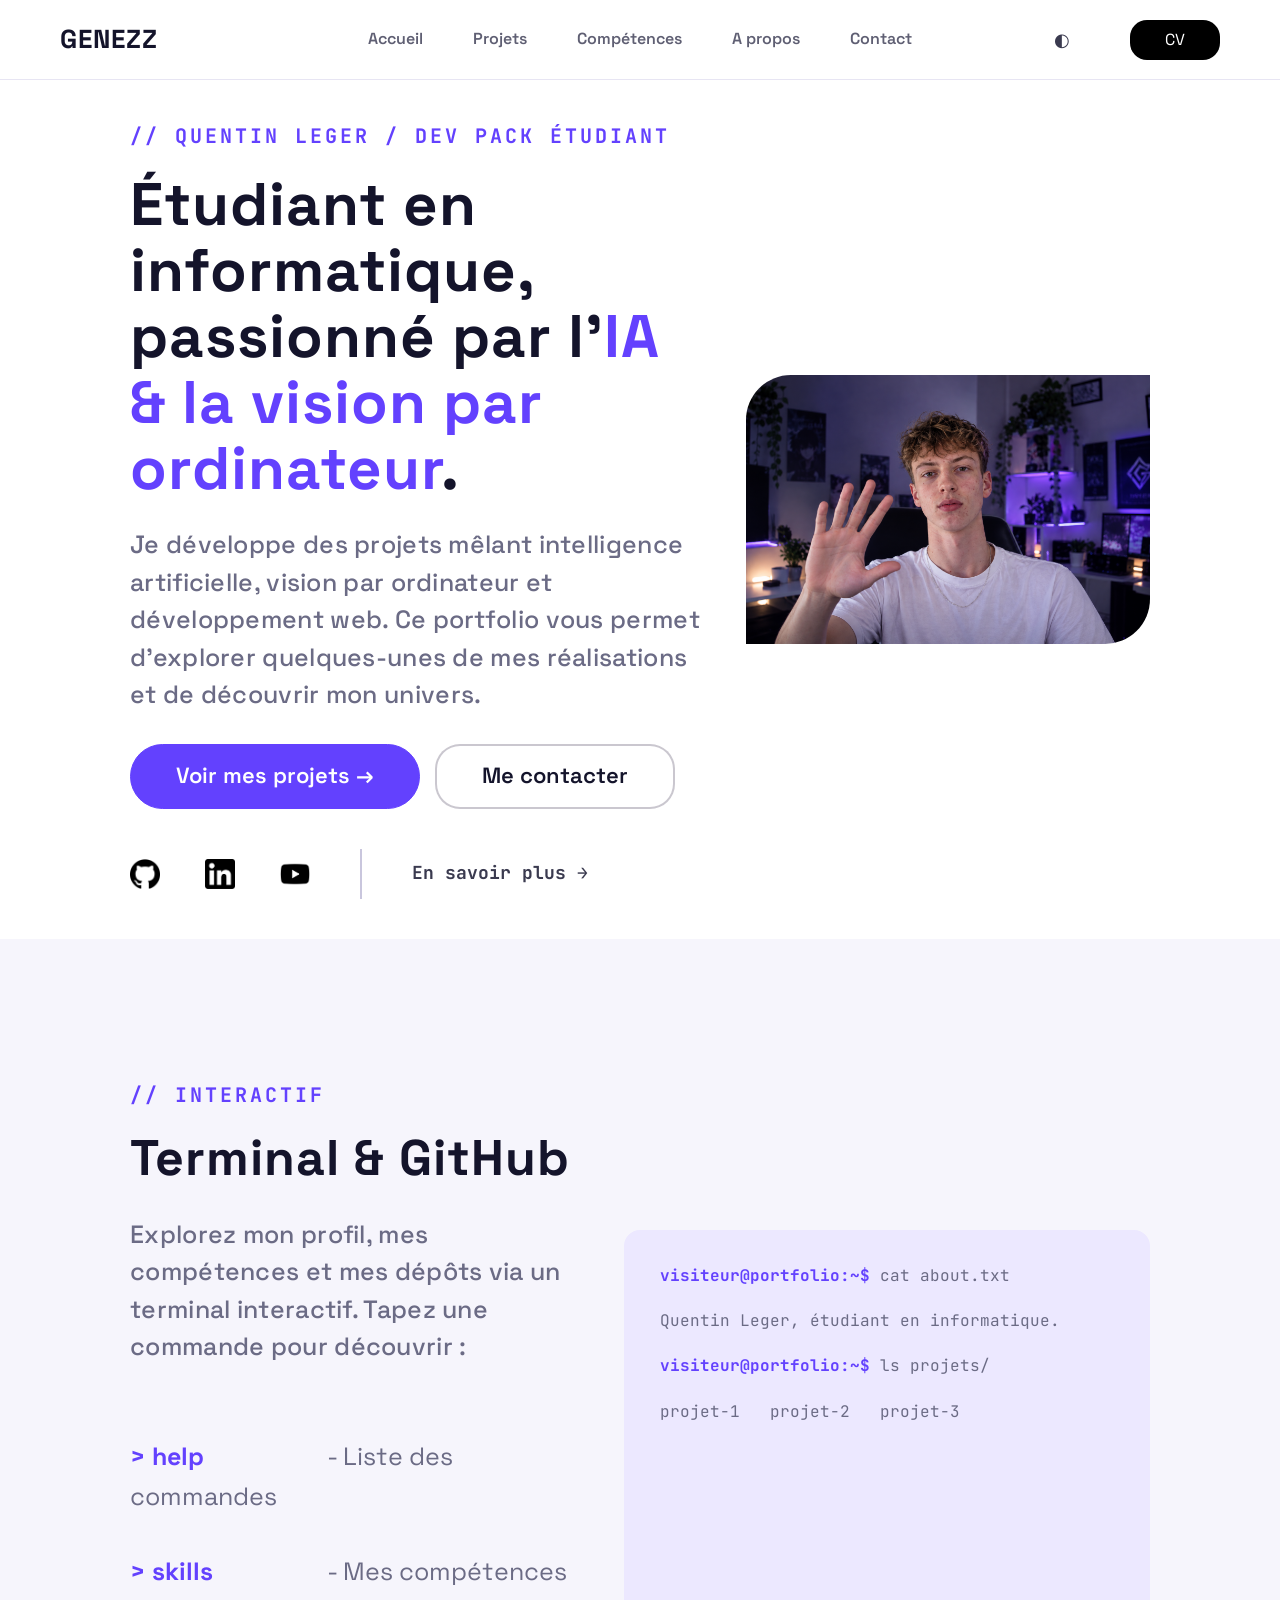
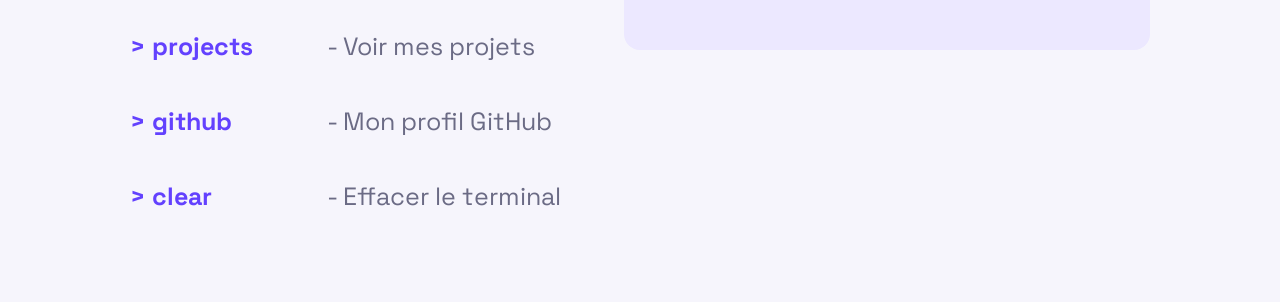
<file: index.html>
<!DOCTYPE html>
<html lang="fr">
<head>
  <meta charset="utf-8">
  <meta name="viewport" content="width=device-width, initial-scale=1">
  <title>Quentin Leger | Portfolio</title>
  <link href="https://fonts.googleapis.com/css2?family=JetBrains+Mono:wght@400;500;700&family=Space+Grotesk:wght@400;500;600;700&display=swap" rel="stylesheet">  <link rel="stylesheet" href="style.css">
</head>
<body>

<header>
  <a class="logo" href="#accueil">GENEZZ</a>

  <nav>
    <a href="#accueil">Accueil</a>
    <a href="#projets">Projets</a>
    <a href="#competences">Compétences</a>
    <a href="#apropos">A propos</a>
    <a href="#contact">Contact</a>
  </nav>

  <div class="header-droite">
    <button class="btn-theme" aria-label="Changer de thème">◐</button>
    <a class="btn-cv" href="cv.pdf">CV</a>
  </div>
</header>


<section id="accueil" class="hero">
  <div class="container">

    <div class="hero-texte">
      <p class="tag">// Quentin Leger / dev pack étudiant</p>
      <h1>Étudiant en informatique, passionné par l'<span class="accent">IA &amp; la vision par ordinateur</span>.</h1>
      <p class="soustexte">Je développe des projets mêlant intelligence artificielle, vision par ordinateur et développement web. Ce portfolio vous permet d’explorer quelques-unes de mes réalisations et de découvrir mon univers.</p>
      <div class="hero-boutons">
        <a class="btn primary" href="#projets">Voir mes projets →</a>
        <a class="btn contactBtn" href="#contact">Me contacter</a>
      </div>

      <div class="hero-links">
        <div class="hero-icones">
          <a href="https://github.com/QuentinLeger" target="_blank" rel="noopener">
            <img src="images/github.png" alt="GitHub">
          </a>
          <a href="https://www.linkedin.com/in/quentin-leger" target="_blank" rel="noopener">
            <img src="images/linkedin.png" alt="LinkedIn">
          </a>
          <a href="https://youtube.com/QuentinLeger" target="_blank" rel="noopener">
            <img src="images/youtube.png" alt="Twitter">
          </a>
        </div>

        <span class="separateur"></span>

        <a class="en-savoir-plus" href="#projets">En savoir plus →</a>

      </div>

    </div>

    <div class="hero-img">
      <img src="images/avatar.png" style="border-radius: 45px 0.1px 45px 0.1px" alt="">
    </div>

  </div>
</section>


<section id="aboutme" class="about">
  <div class="container">
    <div class="about-text">
      <p class="tag">// INTERACTIF</p>
      <h2>Terminal &amp; GitHub</h2>
      <p class="soustexte">Explorez mon profil, mes compétences et mes dépôts via un terminal interactif. Tapez une commande pour découvrir :</p>
      <div class="commandes">
        <p><span class="accent">&gt; help</span> - Liste des commandes</p>
        <p><span class="accent">&gt; skills</span> - Mes compétences</p>
        <p><span class="accent">&gt; projects</span> - Voir mes projets</p>
        <p><span class="accent">&gt; github</span> - Mon profil GitHub</p>
        <p><span class="accent">&gt; clear</span> - Effacer le terminal</p>
      </div>
    </div>

    <div class="about-interact">
      <p><span class="prompt">visiteur@portfolio:~$</span> cat about.txt</p>
      <p>Quentin Leger, étudiant en informatique.</p>
      <p><span class="prompt">visiteur@portfolio:~$</span> ls projets/</p>
      <p>projet-1 &nbsp; projet-2 &nbsp; projet-3</p>
    </div>
  </div>
</section>


</body>
</html>
</file>
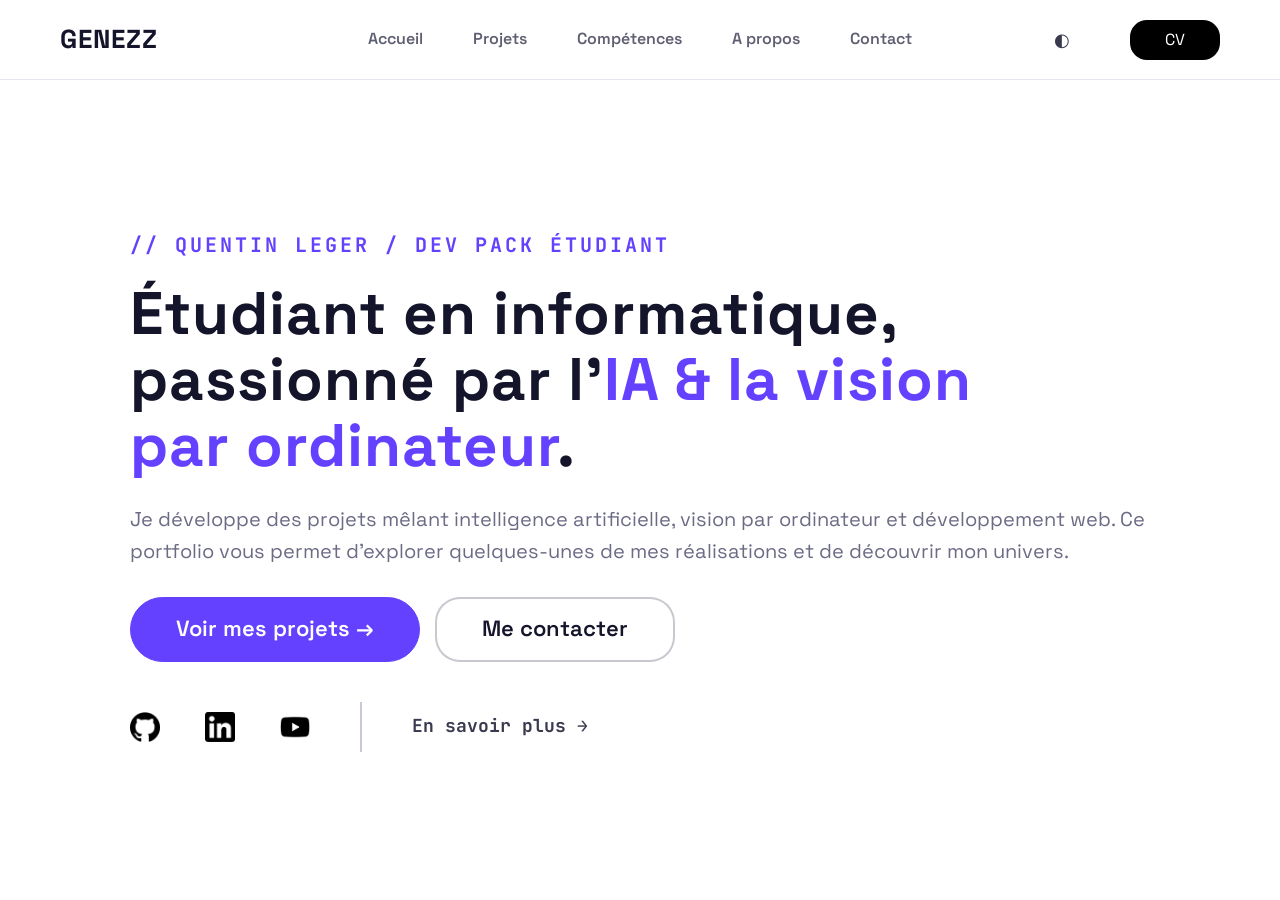
<file: main.html>
<!DOCTYPE html>
<html lang="fr">
<head>
  <meta charset="utf-8">
  <meta name="viewport" content="width=device-width, initial-scale=1">
  <title>Quentin Leger | Portfolio</title>
  <link href="https://fonts.googleapis.com/css2?family=JetBrains+Mono:wght@400;500;700&family=Space+Grotesk:wght@400;500;600;700&display=swap" rel="stylesheet">  <link rel="stylesheet" href="style.css">
</head>
<body>

<header>
  <a class="logo" href="#accueil">GENEZZ</a>

  <nav>
    <a href="#accueil">Accueil</a>
    <a href="#projets">Projets</a>
    <a href="#competences">Compétences</a>
    <a href="#apropos">A propos</a>
    <a href="#contact">Contact</a>
  </nav>

  <div class="header-droite">
    <button class="btn-theme" aria-label="Changer de thème">◐</button>
    <a class="btn-cv" href="cv.pdf">CV</a>
  </div>
</header>


<section id="accueil" class="hero">
  <div class="container">

    <div class="hero-texte">
      <p class="tag">// Quentin Leger / dev pack étudiant</p>
      <h1>Étudiant en informatique, passionné par l'<span class="accent">IA &amp; la vision par ordinateur</span>.</h1>
      <p>Je développe des projets mêlant intelligence artificielle, vision par ordinateur et développement web. Ce portfolio vous permet d’explorer quelques-unes de mes réalisations et de découvrir mon univers.</p>
      <div class="hero-boutons">
        <a class="btn primary" href="#projets">Voir mes projets →</a>
        <a class="btn contactBtn" href="#contact">Me contacter</a>
      </div>

      <div class="hero-links">
        <div class="hero-icones">
          <a href="https://github.com/QuentinLeger" target="_blank" rel="noopener">
            <img src="images/github.png" alt="GitHub">
          </a>
          <a href="https://www.linkedin.com/in/quentin-leger" target="_blank" rel="noopener">
            <img src="images/linkedin.png" alt="LinkedIn">
          </a>
          <a href="https://youtube.com/QuentinLeger" target="_blank" rel="noopener">
            <img src="images/youtube.png" alt="Twitter">
          </a>
        </div>

        <span class="separateur"></span>

        <a class="en-savoir-plus" href="#projets">En savoir plus →</a>

      </div>

    </div>


  </div>
</section>


</body>
</html>
</file>
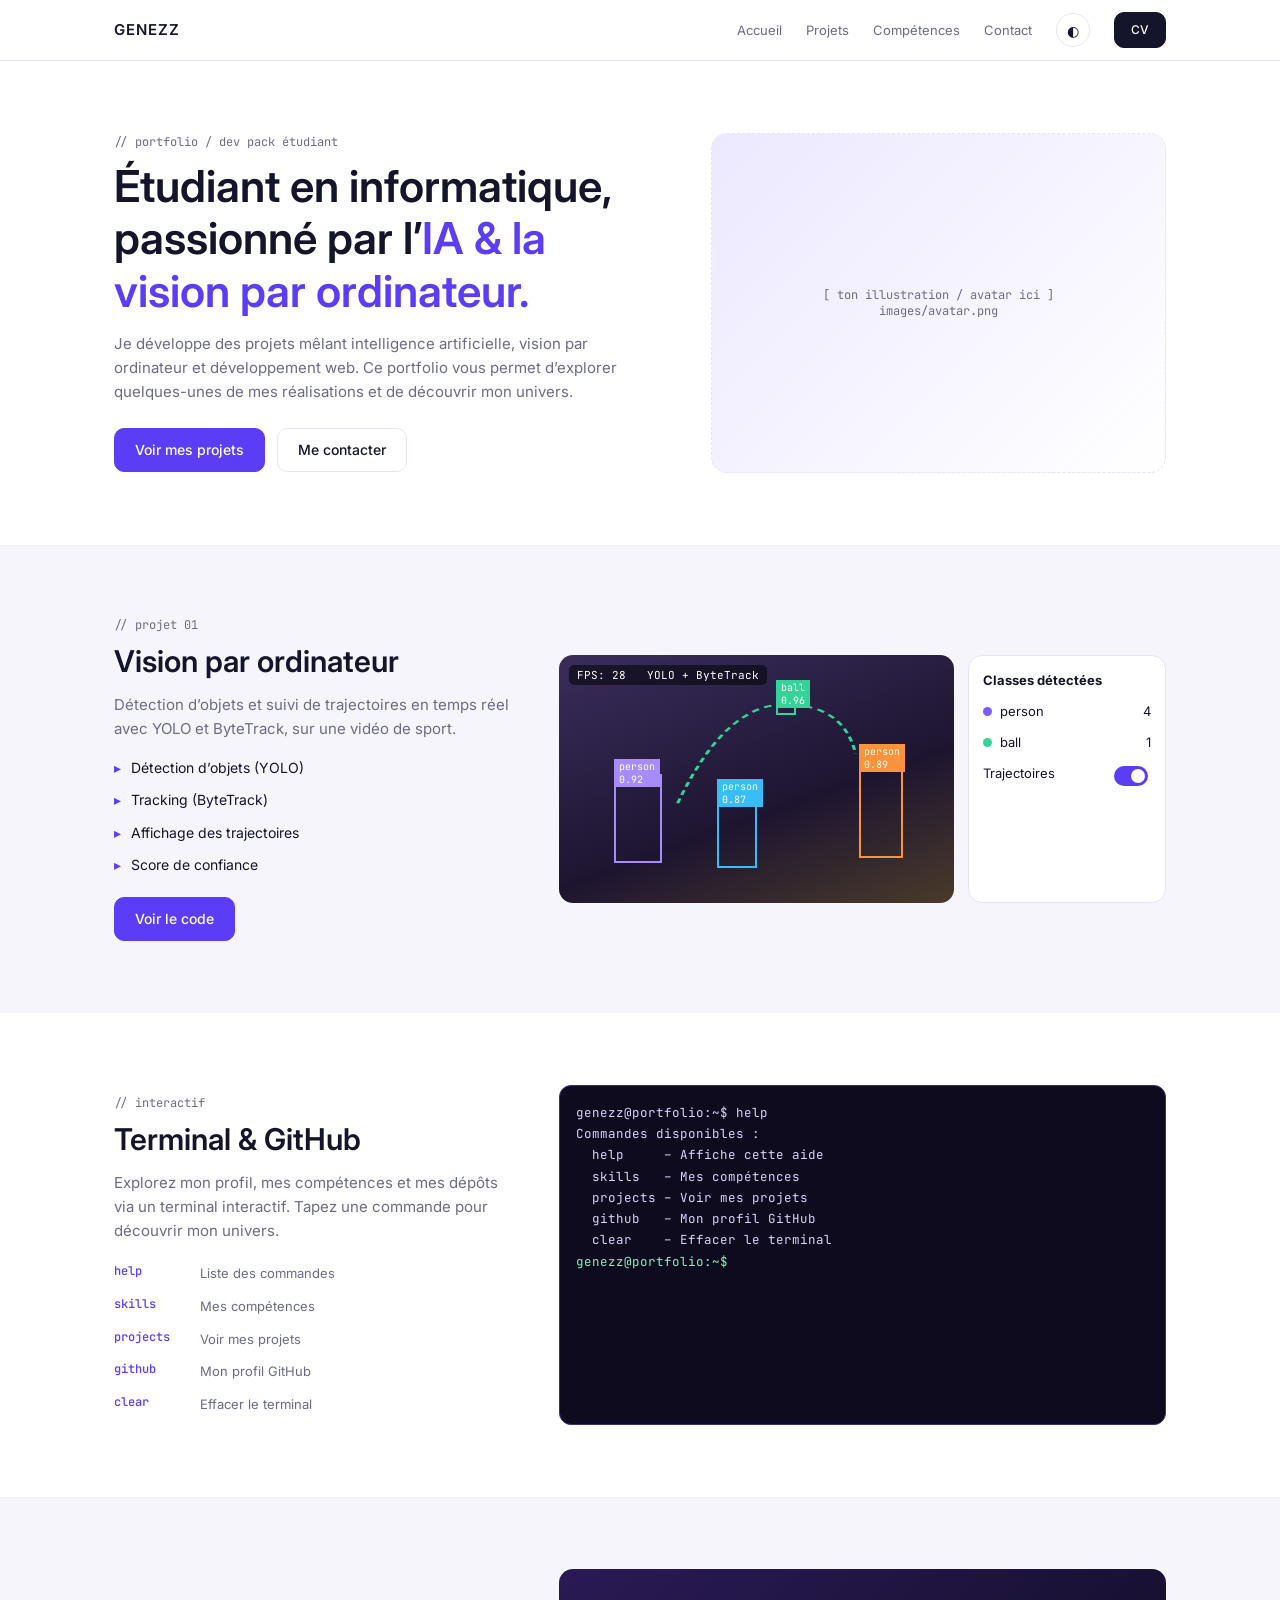
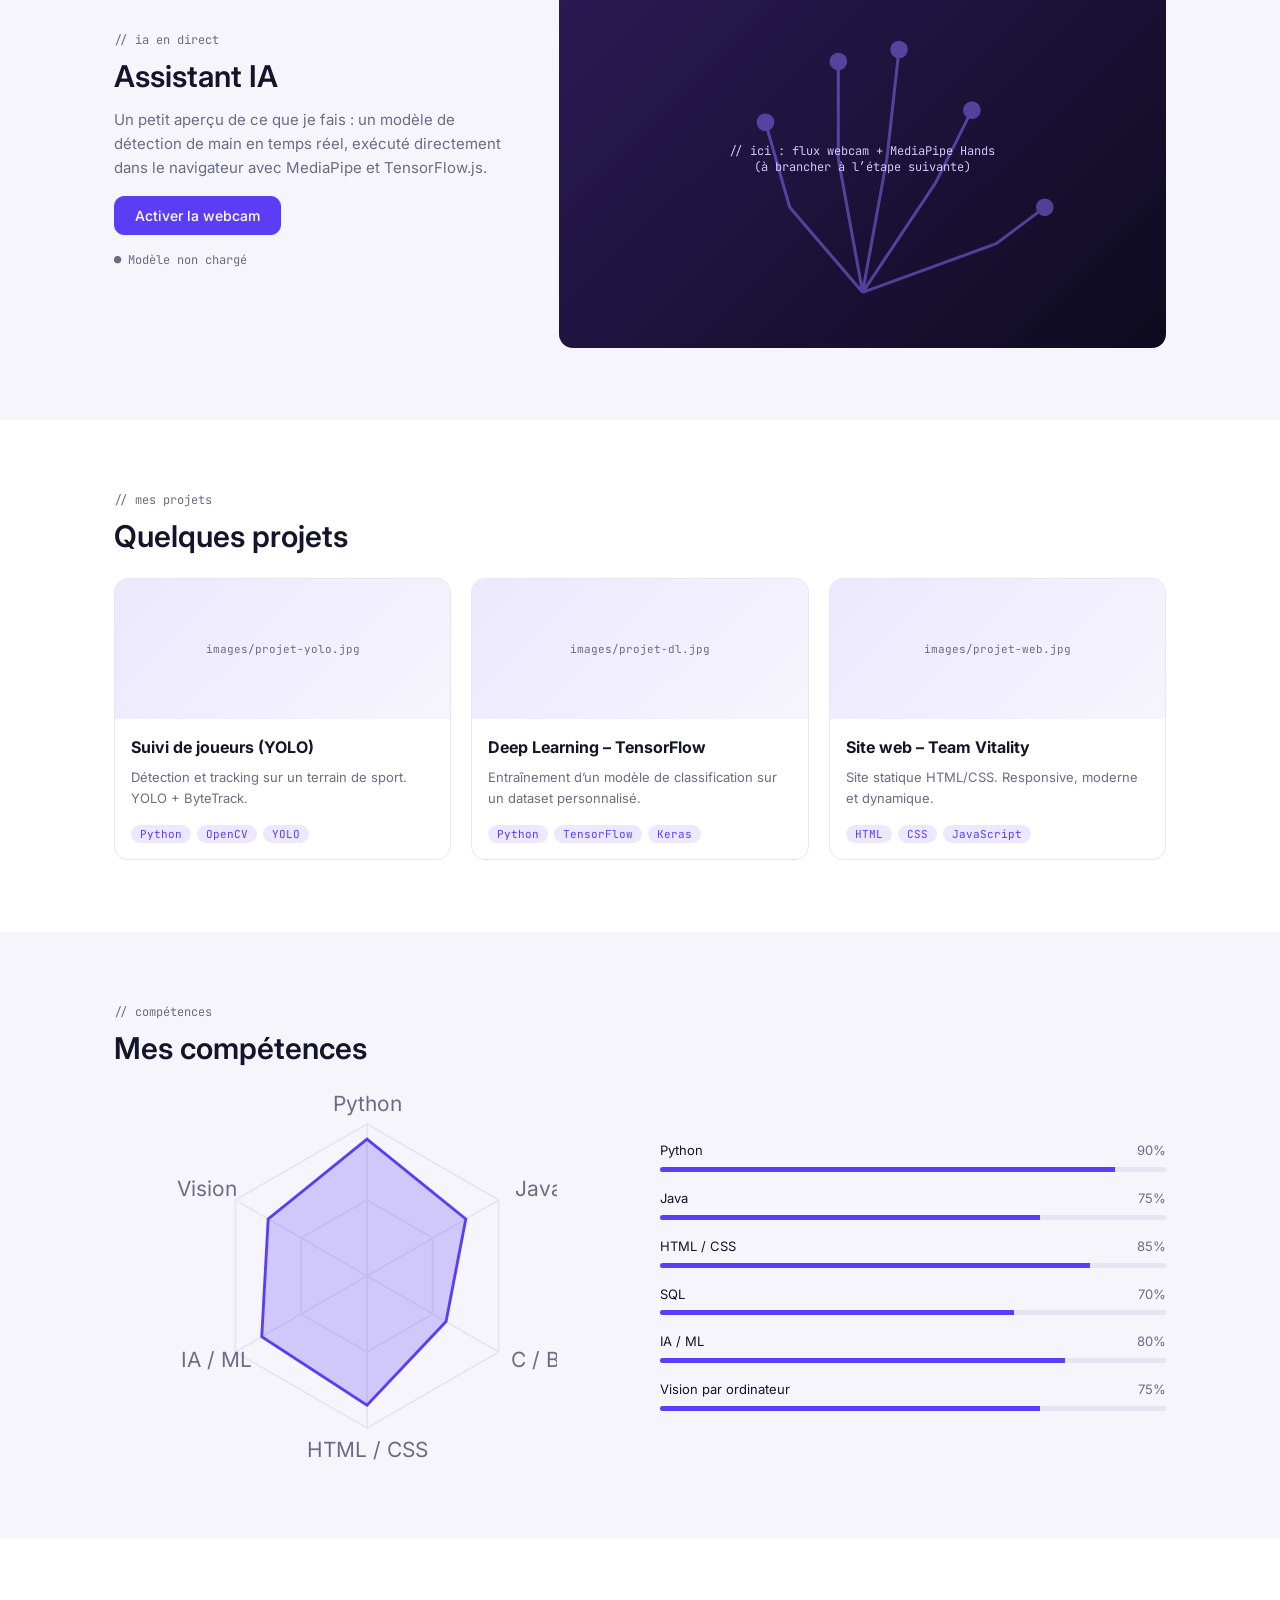
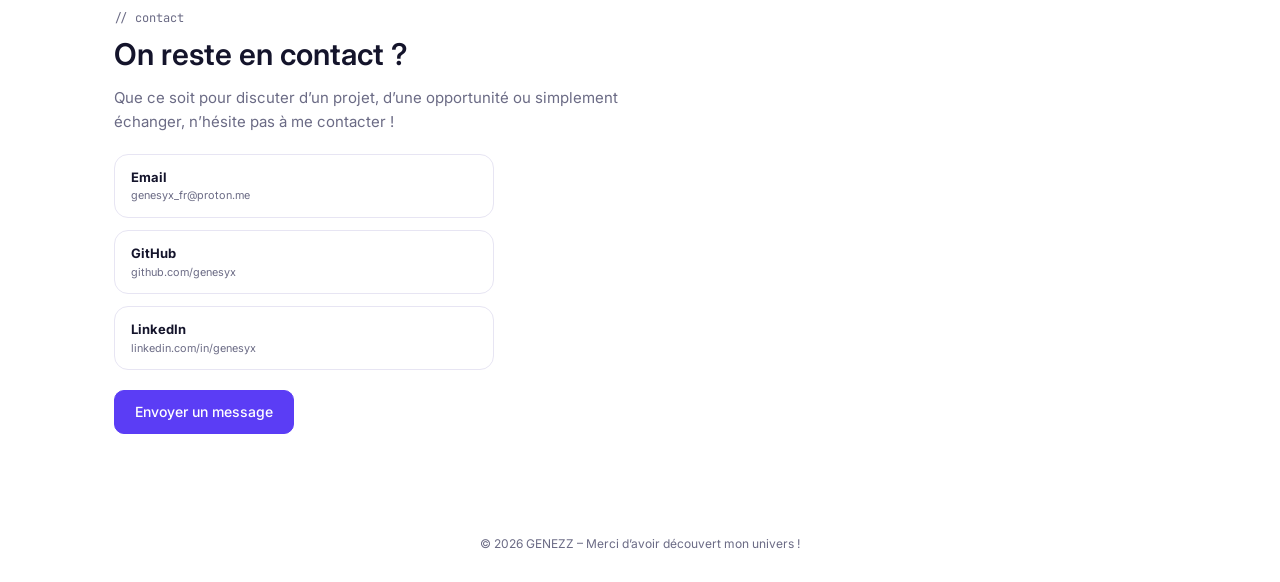
<file: Portfolio GENEZZ.html>
<!DOCTYPE html>
<html lang="fr">
<head>
<meta charset="utf-8">
<meta name="viewport" content="width=device-width, initial-scale=1, viewport-fit=cover">
<title>GENEZZ – Portfolio</title>
<link href="https://fonts.googleapis.com/css2?family=Inter:wght@400;500;600&family=JetBrains+Mono:wght@400;500&display=swap" rel="stylesheet">
<style>
:root{--bg:#fff;--bg2:#f6f5fc;--card:#fff;--tx:#14142b;--mut:#6b6b85;--bd:#e7e5f3;--ac:#5b3df5;--acs:#ece8ff;--term:#0e0b1f;box-sizing:border-box;padding-top:env(safe-area-inset-top,0px);padding-bottom:env(safe-area-inset-bottom,0px)}
@media (prefers-color-scheme:dark){:root:not([data-theme="light"]){--bg:#0d0b1a;--bg2:#141126;--card:#171430;--tx:#eceaff;--mut:#9b98b8;--bd:#2a2650;--ac:#8b73ff;--acs:#262050;--term:#070612}}
:root[data-theme="dark"]{--bg:#0d0b1a;--bg2:#141126;--card:#171430;--tx:#eceaff;--mut:#9b98b8;--bd:#2a2650;--ac:#8b73ff;--acs:#262050;--term:#070612}
*{box-sizing:border-box}html{scroll-behavior:smooth;scroll-padding-top:70px}
body{margin:0;background:var(--bg);color:var(--tx);font:15px/1.6 Inter,system-ui,sans-serif}
a{color:inherit;text-decoration:none}
.mono{font-family:'JetBrains Mono',ui-monospace,monospace}
.tag{font:12px 'JetBrains Mono',monospace;color:var(--mut);margin:0 0 10px}
.wrap{max-width:1100px;margin:0 auto;padding:0 24px}
section{padding:72px 0}
section:nth-of-type(even){background:var(--bg2)}
h1,h2{line-height:1.2;margin:0 0 14px;font-weight:600}
h1{font-size:clamp(30px,5vw,44px)}h2{font-size:clamp(24px,3.5vw,30px)}
p{margin:0 0 16px;color:var(--mut);max-width:60ch}
.ac{color:var(--ac)}
/* nav */
nav{position:sticky;top:env(safe-area-inset-top,0px);z-index:10;background:color-mix(in srgb,var(--bg) 88%,transparent);backdrop-filter:blur(10px);border-bottom:1px solid var(--bd)}
nav .wrap{display:flex;align-items:center;gap:24px;height:60px}
.logo{font-weight:600;letter-spacing:.06em;margin-right:auto}
nav a.l{font-size:13px;color:var(--mut)}nav a.l:hover{color:var(--ac)}
@media(max-width:720px){nav a.l{display:none}}
.btn{display:inline-flex;align-items:center;gap:8px;padding:10px 20px;border-radius:10px;font-size:14px;font-weight:500;border:1px solid var(--bd);background:var(--card);color:var(--tx);cursor:pointer;font-family:inherit}
.btn.p{background:var(--ac);border-color:var(--ac);color:#fff}
.btn:hover{filter:brightness(1.08)}
.btn:focus-visible,a:focus-visible,input:focus-visible{outline:2px solid var(--ac);outline-offset:2px}
.ib{width:34px;height:34px;padding:0;justify-content:center;border-radius:50%}
.cv{background:var(--tx);color:var(--bg);border-color:var(--tx);padding:7px 16px;font-size:12px}
/* hero */
.hero{display:grid;grid-template-columns:1.1fr .9fr;gap:40px;align-items:center}
@media(max-width:820px){.hero,.split,.cols{grid-template-columns:1fr!important}}
.btns{display:flex;gap:12px;flex-wrap:wrap;margin-top:24px}
.ph{border:1.5px dashed var(--bd);border-radius:16px;background:linear-gradient(135deg,var(--acs),transparent);display:grid;place-items:center;text-align:center;color:var(--mut);font:12px 'JetBrains Mono',monospace;padding:20px}
.hero .ph{min-height:340px}
/* split */
.split{display:grid;grid-template-columns:.8fr 1.2fr;gap:40px;align-items:center}
.feat{list-style:none;padding:0;margin:0 0 20px;display:grid;gap:10px;font-size:14px}
.feat li:before{content:"▸";color:var(--ac);margin-right:10px}
.card{background:var(--card);border:1px solid var(--bd);border-radius:14px}
.vid{position:relative;aspect-ratio:16/10;border-radius:14px;overflow:hidden;background:linear-gradient(160deg,#3a2d5c,#1d1530 60%,#4a3a2a);}
.vid .hud{position:absolute;top:10px;left:10px;font:11px 'JetBrains Mono',monospace;color:#fff;background:#0008;padding:3px 8px;border-radius:5px}
.bx{position:absolute;border:2px solid;font:10px 'JetBrains Mono',monospace;color:#fff}
.bx span{position:absolute;top:-17px;left:-2px;padding:1px 5px}
.panel{display:grid;grid-template-columns:2fr 1fr;gap:14px}
@media(max-width:820px){.panel{grid-template-columns:1fr}}
.side{padding:14px;font-size:13px;display:grid;gap:10px;align-content:start}
.dot{display:inline-block;width:9px;height:9px;border-radius:50%;margin-right:8px}
.sw{appearance:none;width:34px;height:20px;border-radius:20px;background:var(--bd);position:relative;cursor:pointer;float:right}
.sw:checked{background:var(--ac)}.sw:before{content:"";position:absolute;top:3px;left:3px;width:14px;height:14px;border-radius:50%;background:#fff;transition:transform .15s}
.sw:checked:before{transform:translateX(14px)}
/* terminal */
.term{background:var(--term);color:#d8d4ff;border-radius:12px;padding:16px;font:12.5px/1.7 'JetBrains Mono',monospace;height:340px;overflow:auto;border:1px solid #3a2d8a}
.term pre{margin:0;white-space:pre-wrap;font:inherit}
.term .in{display:flex;gap:8px}.term .pr{color:#8bf0c0}
.term input{flex:1;background:none;border:0;color:inherit;font:inherit;outline:0}
.cmds{display:grid;gap:12px;font-size:13px;margin-top:20px}
.cmds button{all:unset;cursor:pointer;display:flex;gap:16px;color:var(--mut)}
.cmds b{color:var(--ac);font:500 12px 'JetBrains Mono',monospace;min-width:70px}
.cmds button:hover b{text-decoration:underline}
/* assistant */
.cam{aspect-ratio:16/10;border-radius:14px;background:linear-gradient(135deg,#2a1a55,#0e0b1f);position:relative;display:grid;place-items:center;color:#cfc8ff;font:12px 'JetBrains Mono',monospace;text-align:center;padding:20px;overflow:hidden}
.cam svg{position:absolute;inset:0;width:100%;height:100%;opacity:.5}
/* projets */
.grid{display:grid;grid-template-columns:repeat(auto-fit,minmax(250px,1fr));gap:20px;margin-top:24px}
.pc{overflow:hidden;display:flex;flex-direction:column}
.pc .th{height:140px;background:linear-gradient(135deg,var(--acs),var(--bg2));display:grid;place-items:center;font:11px 'JetBrains Mono',monospace;color:var(--mut)}
.pc .bd{padding:16px;display:flex;flex-direction:column;gap:6px;flex:1}
.pc h3{margin:0;font-size:16px}.pc p{font-size:13px;margin:0}
.chips{display:flex;gap:6px;flex-wrap:wrap;margin-top:auto;padding-top:10px}
.chips span{font:11px 'JetBrains Mono',monospace;background:var(--acs);color:var(--ac);padding:2px 9px;border-radius:20px}
/* compétences */
.cols{display:grid;grid-template-columns:1fr 1fr;gap:40px;align-items:center;margin-top:20px}
.sk{display:grid;gap:16px}
.sk div{font-size:13px}.sk div>span{float:right;color:var(--mut)}
.bar{height:5px;border-radius:5px;background:var(--bd);margin-top:6px;overflow:hidden}
.bar i{display:block;height:100%;background:var(--ac)}
svg text{fill:var(--mut);font:11px Inter,sans-serif}
/* contact */
.ct{display:grid;gap:12px;max-width:380px;margin:20px 0}
.ct a{padding:12px 16px;display:flex;flex-direction:column;font-size:13px}
.ct small{color:var(--mut)}
footer{padding:28px 0;text-align:center;font-size:12px;color:var(--mut)}
@media (prefers-reduced-motion:reduce){html{scroll-behavior:auto}*{transition:none!important}}
</style>
</head>
<body>
<nav><div class="wrap">
  <a class="logo" href="#accueil">GENEZZ</a>
  <a class="l" href="#accueil">Accueil</a>
  <a class="l" href="#projets">Projets</a>
  <a class="l" href="#competences">Compétences</a>
  <a class="l" href="#contact">Contact</a>
  <button class="btn ib" id="theme" aria-label="Changer de thème">◐</button>
  <a class="btn cv" href="#" id="cv">CV</a>
</div></nav>

<section id="accueil"><div class="wrap hero">
  <div>
    <p class="tag">// portfolio / dev pack étudiant</p>
    <h1>Étudiant en informatique, passionné par l’<span class="ac">IA &amp; la vision par ordinateur.</span></h1>
    <p>Je développe des projets mêlant intelligence artificielle, vision par ordinateur et développement web. Ce portfolio vous permet d’explorer quelques-unes de mes réalisations et de découvrir mon univers.</p>
    <div class="btns"><a class="btn p" href="#projets">Voir mes projets</a><a class="btn" href="#contact">Me contacter</a></div>
  </div>
  <!-- Remplace ce bloc par : <img src="images/avatar.png" alt="Avatar GENEZZ"> -->
  <div class="ph">[ ton illustration / avatar ici ]<br>images/avatar.png</div>
</div></section>

<section id="vision"><div class="wrap">
  <div class="split">
    <div>
      <p class="tag">// projet 01</p>
      <h2>Vision par ordinateur</h2>
      <p>Détection d’objets et suivi de trajectoires en temps réel avec YOLO et ByteTrack, sur une vidéo de sport.</p>
      <ul class="feat"><li>Détection d’objets (YOLO)</li><li>Tracking (ByteTrack)</li><li>Affichage des trajectoires</li><li>Score de confiance</li></ul>
      <a class="btn p" href="https://github.com/genesyx" target="_blank" rel="noopener">Voir le code</a>
    </div>
    <div class="panel">
      <!-- Remplace .vid par <img> ou <video src="videos/demo-yolo.mp4"> -->
      <div class="vid">
        <div class="hud">FPS: 28 &nbsp; YOLO + ByteTrack</div>
        <div class="bx" style="left:14%;top:48%;width:12%;height:36%;border-color:#a78bfa"><span style="background:#a78bfa">person 0.92</span></div>
        <div class="bx" style="left:40%;top:56%;width:10%;height:30%;border-color:#38bdf8"><span style="background:#38bdf8">person 0.87</span></div>
        <div class="bx" style="left:76%;top:42%;width:11%;height:40%;border-color:#fb923c"><span style="background:#fb923c">person 0.89</span></div>
        <div class="bx" style="left:55%;top:16%;width:5%;height:8%;border-color:#34d399"><span style="background:#34d399">ball 0.96</span></div>
        <svg id="traj" viewBox="0 0 100 100" preserveAspectRatio="none" style="position:absolute;inset:0;width:100%;height:100%"><path d="M30 60 Q42 20 57 20 T75 40" fill="none" stroke="#34d399" stroke-width=".8" stroke-dasharray="2 1.5"/></svg>
      </div>
      <div class="card side">
        <b>Classes détectées</b>
        <div><i class="dot" style="background:#7c5cff"></i>person <span style="float:right">4</span></div>
        <div><i class="dot" style="background:#34d399"></i>ball <span style="float:right">1</span></div>
        <div>Trajectoires <input type="checkbox" class="sw" id="sw" checked aria-label="Afficher les trajectoires"></div>
      </div>
    </div>
  </div>
</div></section>

<section id="terminal"><div class="wrap split" style="grid-template-columns:.8fr 1.2fr">
  <div>
    <p class="tag">// interactif</p>
    <h2>Terminal &amp; GitHub</h2>
    <p>Explorez mon profil, mes compétences et mes dépôts via un terminal interactif. Tapez une commande pour découvrir mon univers.</p>
    <div class="cmds">
      <button data-c="help"><b>help</b>Liste des commandes</button>
      <button data-c="skills"><b>skills</b>Mes compétences</button>
      <button data-c="projects"><b>projects</b>Voir mes projets</button>
      <button data-c="github"><b>github</b>Mon profil GitHub</button>
      <button data-c="clear"><b>clear</b>Effacer le terminal</button>
    </div>
  </div>
  <div class="term" id="term" onclick="cmd.focus()" role="region" aria-label="Terminal interactif">
    <pre id="out">genezz@portfolio:~$ help
Commandes disponibles :
  help     – Affiche cette aide
  skills   – Mes compétences
  projects – Voir mes projets
  github   – Mon profil GitHub
  clear    – Effacer le terminal
</pre>
    <div class="in"><span class="pr">genezz@portfolio:~$</span><input id="cmd" autocomplete="off" spellcheck="false" aria-label="Commande"></div>
  </div>
</div></section>

<section id="assistant"><div class="wrap split" style="grid-template-columns:.8fr 1.2fr">
  <div>
    <p class="tag">// ia en direct</p>
    <h2>Assistant IA</h2>
    <p>Un petit aperçu de ce que je fais : un modèle de détection de main en temps réel, exécuté directement dans le navigateur avec MediaPipe et TensorFlow.js.</p>
    <button class="btn p" id="camBtn">Activer la webcam</button>
    <p class="mono" id="camStatus" style="font-size:12px;margin-top:16px">● Modèle non chargé</p>
  </div>
  <div class="cam" id="cam">
    <svg viewBox="0 0 100 60"><g stroke="#8b73ff" stroke-width=".5" fill="#8b73ff"><path d="M50 52 L38 38 L34 24 M50 52 L46 30 L46 14 M50 52 L54 30 L56 12 M50 52 L62 34 L68 22 M50 52 L72 44 L80 38" fill="none"/><circle cx="34" cy="24" r="1.2"/><circle cx="46" cy="14" r="1.2"/><circle cx="56" cy="12" r="1.2"/><circle cx="68" cy="22" r="1.2"/><circle cx="80" cy="38" r="1.2"/></g></svg>
    <span style="position:relative">// ici : flux webcam + MediaPipe Hands<br>(à brancher à l’étape suivante)</span>
  </div>
</div></section>

<section id="projets"><div class="wrap">
  <p class="tag">// mes projets</p>
  <h2>Quelques projets</h2>
  <div class="grid">
    <!-- Remplace .th par <img src="images/projet-yolo.jpg" alt=""> -->
    <article class="card pc"><div class="th">images/projet-yolo.jpg</div><div class="bd"><h3>Suivi de joueurs (YOLO)</h3><p>Détection et tracking sur un terrain de sport. YOLO + ByteTrack.</p><div class="chips"><span>Python</span><span>OpenCV</span><span>YOLO</span></div></div></article>
    <article class="card pc"><div class="th">images/projet-dl.jpg</div><div class="bd"><h3>Deep Learning – TensorFlow</h3><p>Entraînement d’un modèle de classification sur un dataset personnalisé.</p><div class="chips"><span>Python</span><span>TensorFlow</span><span>Keras</span></div></div></article>
    <article class="card pc"><div class="th">images/projet-web.jpg</div><div class="bd"><h3>Site web – Team Vitality</h3><p>Site statique HTML/CSS. Responsive, moderne et dynamique.</p><div class="chips"><span>HTML</span><span>CSS</span><span>JavaScript</span></div></div></article>
  </div>
</div></section>

<section id="competences"><div class="wrap">
  <p class="tag">// compétences</p>
  <h2>Mes compétences</h2>
  <div class="cols">
    <svg viewBox="0 0 200 200" role="img" aria-label="Radar de compétences" style="max-width:380px;width:100%;margin:auto">
      <g fill="none" stroke="var(--bd)"><polygon points="100,20 169.3,60 169.3,140 100,180 30.7,140 30.7,60"/><polygon points="100,60 134.6,80 134.6,120 100,140 65.4,120 65.4,80"/><path d="M100 20V180M30.7 60L169.3 140M169.3 60L30.7 140"/></g>
      <polygon points="100,28 152,70 141.6,124 100,168 44.6,132 48,70" fill="var(--ac)" fill-opacity=".25" stroke="var(--ac)" stroke-width="1.5"/>
      <text x="100" y="13" text-anchor="middle">Python</text><text x="178" y="58">Java</text><text x="176" y="148">C / Bash</text>
      <text x="100" y="195" text-anchor="middle">HTML / CSS</text><text x="2" y="148">IA / ML</text><text x="0" y="58">Vision</text>
    </svg>
    <div class="sk" id="sk"></div>
  </div>
</div></section>

<section id="contact"><div class="wrap">
  <p class="tag">// contact</p>
  <h2>On reste en contact ?</h2>
  <p>Que ce soit pour discuter d’un projet, d’une opportunité ou simplement échanger, n’hésite pas à me contacter !</p>
  <div class="ct">
    <a class="card" href="mailto:genesyx_fr@proton.me"><b>Email</b><small>genesyx_fr@proton.me</small></a>
    <a class="card" href="https://github.com/genesyx" target="_blank" rel="noopener"><b>GitHub</b><small>github.com/genesyx</small></a>
    <a class="card" href="https://linkedin.com/in/genesyx" target="_blank" rel="noopener"><b>LinkedIn</b><small>linkedin.com/in/genesyx</small></a>
  </div>
  <a class="btn p" href="mailto:genesyx_fr@proton.me">Envoyer un message</a>
</div></section>
<footer>© 2026 GENEZZ – Merci d’avoir découvert mon univers !</footer>

<script>
// Compétences
const skills=[["Python",90],["Java",75],["HTML / CSS",85],["SQL",70],["IA / ML",80],["Vision par ordinateur",75]];
document.getElementById('sk').innerHTML=skills.map(s=>`<div>${s[0]}<span>${s[1]}%</span><div class="bar"><i style="width:${s[1]}%"></i></div></div>`).join('');
// Thème
const root=document.documentElement;
document.getElementById('theme').onclick=()=>{const d=getComputedStyle(root).getPropertyValue('--bg').trim()==='#0d0b1a';root.dataset.theme=d?'light':'dark'};
// Trajectoires
document.getElementById('sw').onchange=e=>document.getElementById('traj').style.display=e.target.checked?'':'none';
// Terminal
const out=document.getElementById('out'),cmd=document.getElementById('cmd'),term=document.getElementById('term');
const R={
 help:"Commandes disponibles :\n  help     – Affiche cette aide\n  skills   – Mes compétences\n  projects – Voir mes projets\n  github   – Mon profil GitHub\n  clear    – Effacer le terminal",
 skills:"Python · Java · HTML/CSS · SQL · IA/ML · Vision par ordinateur",
 projects:"Projets :\n  01. Computer Vision (YOLO + ByteTrack)\n  02. Deep Learning (TensorFlow / PyTorch)\n  03. Web (DIY – Team Vitality)\n  04. Simulation (Algorithmes & IA)",
 github:"→ github.com/genesyx"
};
function run(c){
  c=c.trim().toLowerCase();if(!c)return;
  if(c==='clear'){out.textContent='';return}
  out.textContent+=`genezz@portfolio:~$ ${c}\n`+(R[c]||`commande introuvable : ${c} (tape « help »)`)+"\n";
  term.scrollTop=term.scrollHeight;
}
cmd.addEventListener('keydown',e=>{if(e.key==='Enter'){run(cmd.value);cmd.value=''}});
document.querySelectorAll('.cmds button').forEach(b=>b.onclick=()=>run(b.dataset.c));
// Webcam (placeholder)
document.getElementById('camBtn').onclick=()=>{document.getElementById('camStatus').textContent='● Démo à brancher (MediaPipe Hands)'};
document.getElementById('cv').onclick=e=>e.preventDefault(); // remplace par href="cv.pdf"
</script>
</body>
</html>
</file>
<file: style.css>
* {
    box-sizing: border-box;
    margin: 0;
    padding: 0;
}

html {
    scroll-behavior: smooth;
}

body {
    font-family: 'Space Grotesk', Arial, sans-serif;
    font-size: 16px;
    line-height: 1.6;
    color: #14142b;
    background-color: #ffffff;
}

a {
    text-decoration: none;
    color: inherit;
}

ul {
    list-style: none;
}

img {
    max-width: 100%;
}


.container {
    width: 100%;
    max-width: 1100px;
    margin: 0 auto;
    padding: 0 130px;
}

section {
    padding: 70px 0;
}

section:nth-of-type(even) {
    background-color: #f6f5fc;
}

h1 {
    font-size: 40px;
    margin-bottom: 14px;
}

h2 {
    font-size: 28px;
    margin-bottom: 14px;
}

h3 {
    font-size: 18px;
    margin-bottom: 10px;
}

p {
    color: #6b6b85;
    margin-bottom: 16px;
}

.accent {
    color: #6341fe;
}



button {
    font-family: inherit;   /* les <button> n'héritent pas la police tout seuls */
}

.btn {
    display: flex;
    padding: 10px 20px;
    border: 1px solid #e7e5f3;
    border-radius: 10px;
    background-color: #ffffff;
    color: #14142b;
    font-size: 14px;
    cursor: pointer;
    font-weight: 600;
}

.btn.primary {
    background-color: #6341fe;
    border-color: #6341fe;
    color: #ffffff;
}


header {
    position: sticky;
    top: 0;
    z-index: 100;
    display: flex;
    align-items: center;
    height: 80px;
    padding: 0 60px;
    background-color: #ffffff;
    border-bottom: 1px solid #e7e5f3;
}

.logo {
    flex: 1;
    font-weight: bold;
    font-size: 26px;
    letter-spacing: 1px;
}


header nav {
    display: flex;
    gap: 50px;
}

header nav a {
    font-size: 16px;
    font-weight: 600;
    color: #5f5f73;
    padding: 6px 0;
    border-bottom: 2px solid transparent;
    transition: transform 0.15s, color 0.15s;
}

header nav a:hover {
    color: #000000;
    transform: scale(1.1);
}


header nav a.active {
    color: #6341fe;
    border-bottom: 2px solid #6341fe;
}


.header-droite {
    flex: 1;
    display: flex;
    align-items: center;
    justify-content: flex-end;   /* pousse à droite */
    gap: 50px;
}


.btn-theme {
    width: 36px;
    height: 36px;
    border: none;
    background: none;
    font-size: 18px;
    color: #3a3a4f;
    cursor: pointer;
}

.btn-theme:hover {
    color: #000000;
}

.btn-cv {
    display: flex;
    align-items: center;
    justify-content: center;
    height: 40px;
    padding: 0 35px;
    line-height: 1;
    background-color: #000000;
    color: #ffffff;
    border-radius: 17px;
    font-size: 16px;
}

.btn-cv:hover {
    background-color: #6341fe;
}

.hero {
    padding: 40px 0;
    min-height: calc(100vh - 80px);   /* écran moins le header */
    display: flex;
    align-items: center;
}

.hero .container {
    margin-top: 0;
    display: flex;
    align-items: center;
    gap: 40px;
    max-width: none;
}


.hero-texte {
    flex: 1;
    font-size : 20px;

}

/* Partie droite */
.hero-image {
    flex: 1;
    min-height: 420px;
    background: #ece8ff;
    border-radius: 16px;
}

.hero-image img {
    width: 100%;
    border-radius: 16px;
}

/* Boutons */
.hero-boutons {
    display: flex;
    margin-top: 30px;
    gap : 15px;
}





.hero h1 {
    font-size: 60px;
    line-height: 1.1;
    letter-spacing: 1px;
    max-width: 900px;
    margin-bottom: 24px;

}

.soustexte {
    font-size: 25px;
    line-height: 1.5;
    letter-spacing: 0.3px;
    max-width: 700px;
    font-weight: 500;
}


.tag {
    font-family: 'JetBrains Mono', monospace;
    font-size: 20px;
    font-weight: bold;
    text-transform: uppercase;
    letter-spacing: 3px;
    color: #6341fe;
    margin-bottom: 20px;
}

.primary {
    align-items: center;
    justify-content: center;
    height: 65px;
    padding: 0 45px;
    border-radius: 1000px;
    font-size: 22px;
}

.contactBtn {
    align-items: center;
    justify-content: center;
    height: 65px;
    padding: 0 45px;
    border-radius: 25px;
    border-color: rgba(134, 129, 147, 0.44);
    border-width: 2px;
    font-size: 22px;
}


.hero-links {
    display: flex;
    align-items: center;
    gap: 50px;
    margin-top : 40px;
}

.hero-icones {
    display: flex;
    gap: 45px;
}

.hero-icones a {
    width: 30px;
    height: 30px;
    display: flex;
    transition: transform 0.15s;
}

.hero-icones a:hover {
    transform : scale(1.2);
}

.separateur {
    width : 2px;
    height : 50px;
    background-color : #c9c6dd;
}


.en-savoir-plus {
    font-family: 'JetBrains Mono', monospace;
    font-size: 18px;
    color : #3a3a4f;
    font-weight: 700;
}

.en-savoir-plus:hover {
    color : #6341fe;
}


.hero-img {
    flex: 0.7;
}

.hero-img img {
    display: block;
}

.about .container {
    margin-top: 40px;
    display: flex;
    align-items: center;
    gap: 40px;
    max-width: none;
}


.about h2 {
    font-size: 50px;
    line-height: 1.1;
    letter-spacing: 1px;
    margin-bottom: 24px;

}




.about-text{
    flex : 1;
}

.about-text>p {
    margin-top : 30px;
}


.about-text .commandes {
    margin-top : 70px;
}

.commandes p {
    margin-top : 35px;
    font-size: 25px;

}

.commandes .accent {
    display: inline-block;
    min-width: 12ch;
    font-weight: 1000;
}


.about-interact {
    flex: 1;
    min-height: 420px;
    padding: 32px 36px;
    background: #ece8ff;
    border-radius: 16px;
    font-family: 'JetBrains Mono', monospace;
}

.about-interact p {
    margin: 0 0 18px;
    font-size: 16px;
    line-height: 1.7;
}

.prompt {
    color: #6341fe;
    font-weight: 700;
}
</file>
